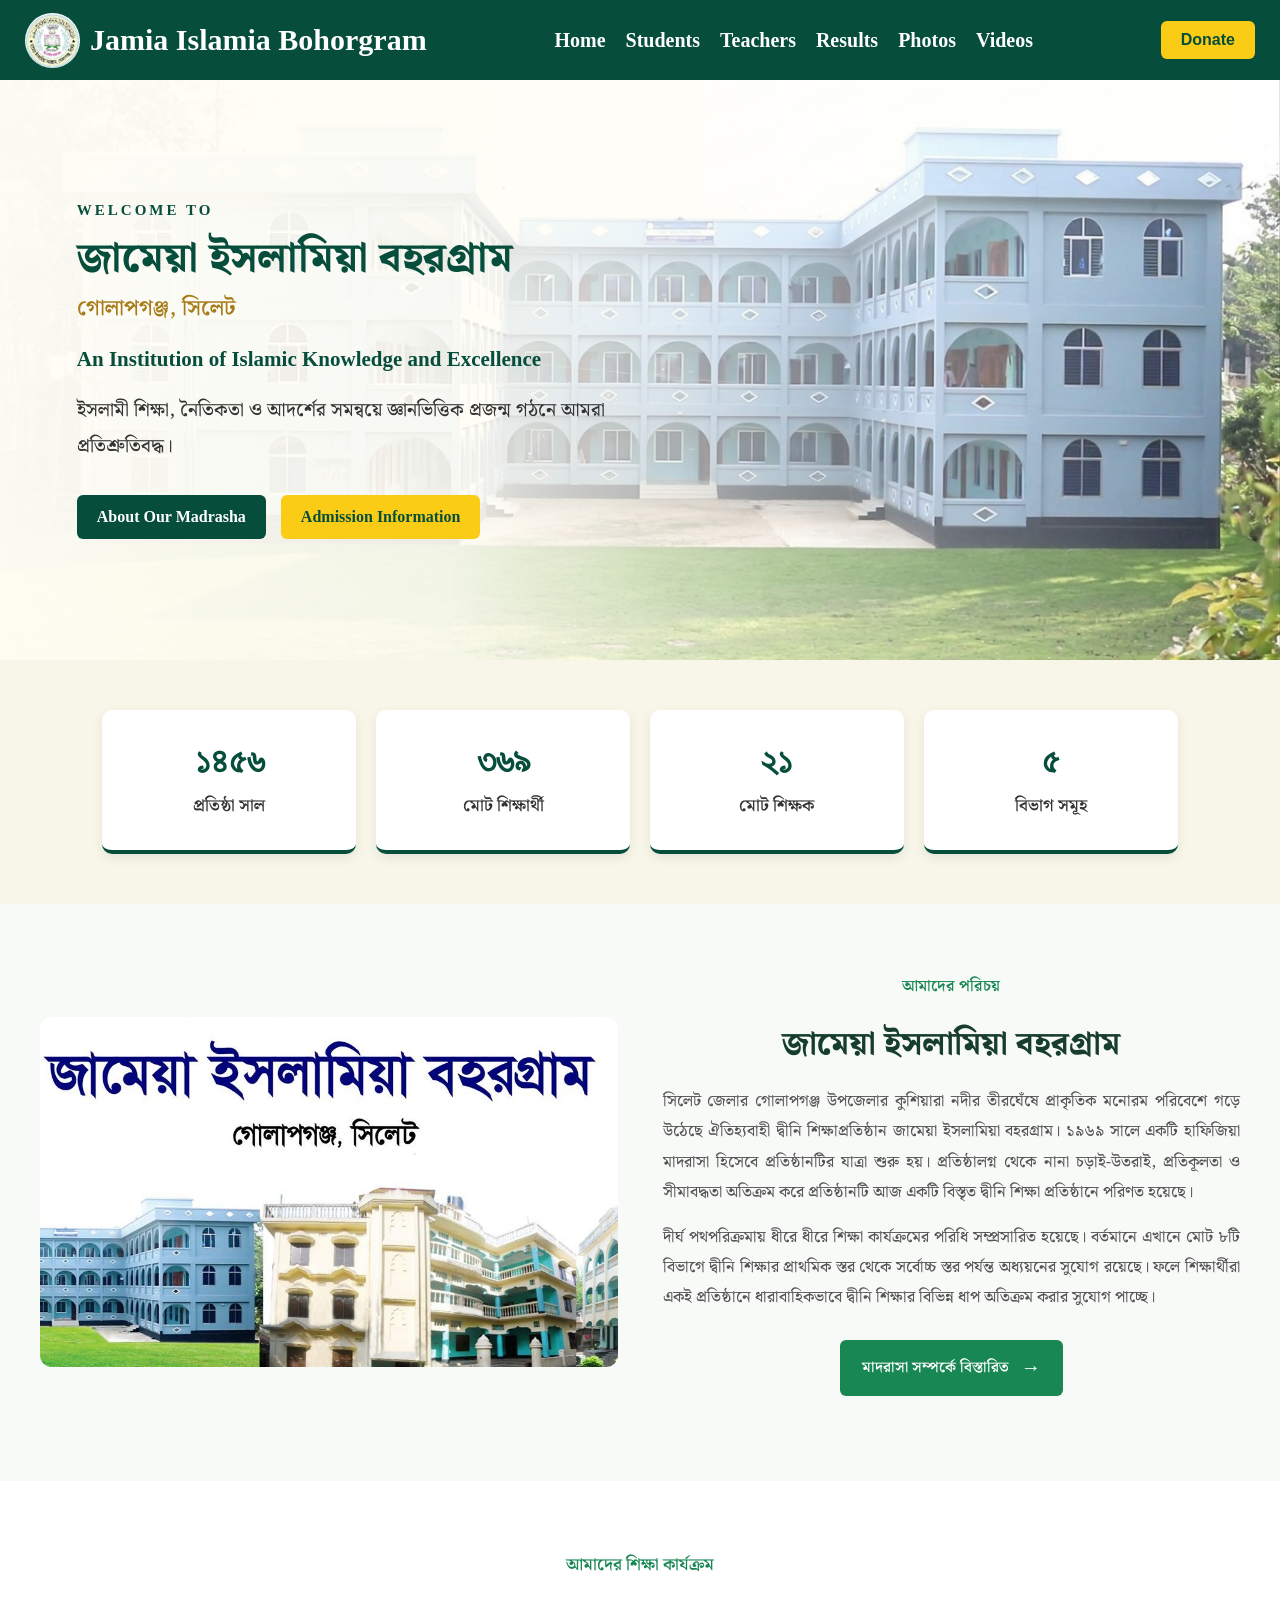
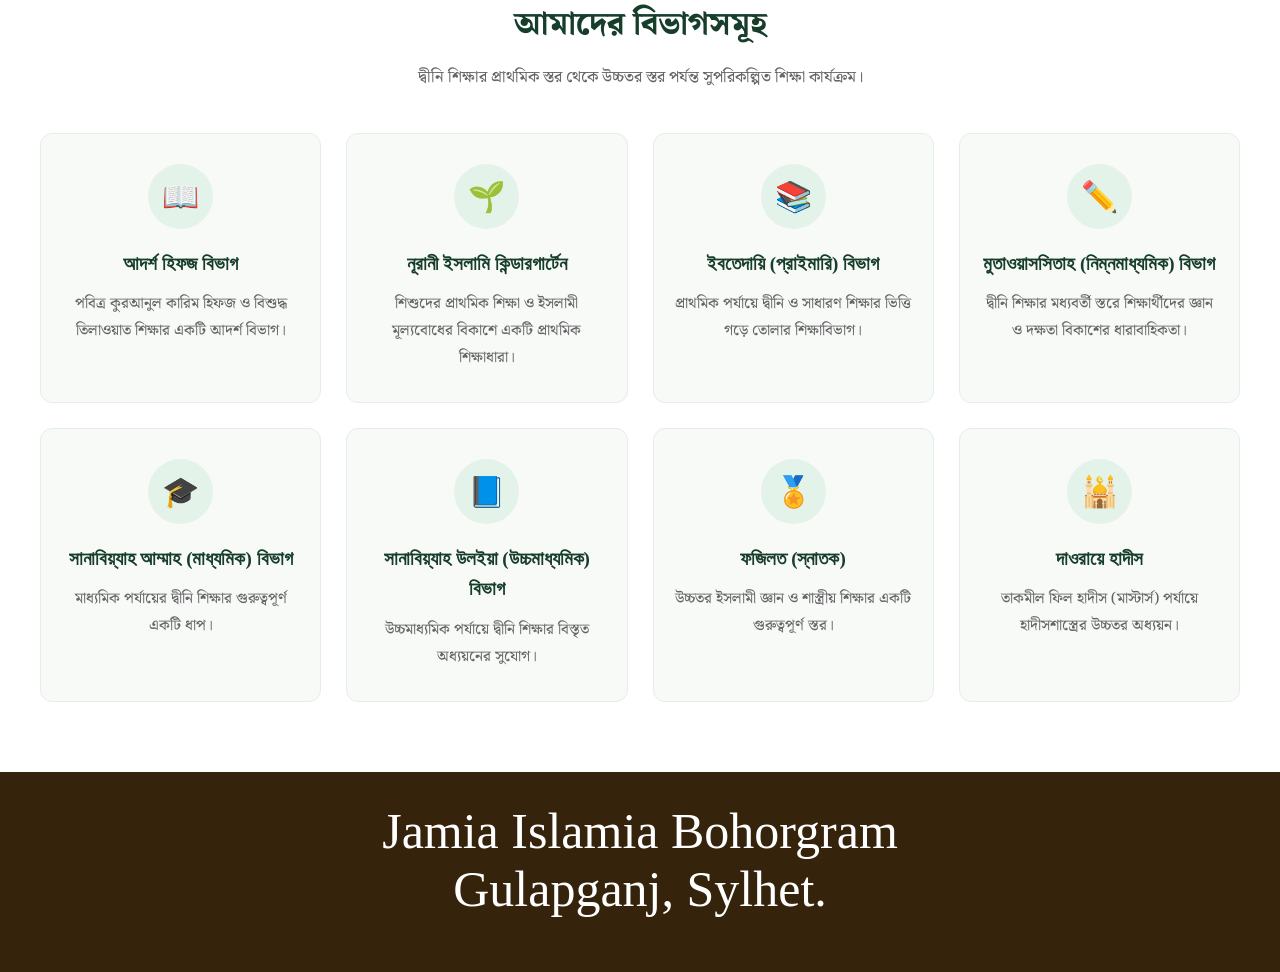
<file: index.html>
<!DOCTYPE html>
<html lang="bn">

<head>
    <!-- Character Encoding -->
    <meta charset="UTF-8">

    <!-- Responsive Website -->
    <meta name="viewport" content="width=device-width, initial-scale=1.0">

    <!-- Website Title -->
    <title>জামিয়া ইসলামিয়া বহরগ্রাম | Jamia Islamia Bohorgram</title>

    <!-- Website Description -->
    <meta name="description" content="জামিয়া ইসলামিয়া বহরগ্রাম, গোলাপগঞ্জ, সিলেট। একটি আদর্শ ইসলামী শিক্ষাপ্রতিষ্ঠান।">

    <!-- Website Keywords -->
    <meta name="keywords" content="Jamia Islamia Bohorgram, Madrasha, Islamic Education, Golapganj, Sylhet">

    <!-- Author -->
    <meta name="author" content="Jamia Islamia Bohorgram">

    <!-- Bengali Font -->
    <link rel="preconnect" href="https://fonts.googleapis.com">
    <link rel="preconnect" href="https://fonts.gstatic.com" crossorigin>
    <link href="https://fonts.googleapis.com/css2?family=Noto+Serif+Bengali:wght@400;500;600;700;800&display=swap" rel="stylesheet">

    <!-- CSS File -->
    <link rel="stylesheet" href="style.css">
</head>

<body>

    <header>

        <nav class="navbar">

            <!-- Website Logo and Name -->
            <div class="logo">
                <img src="./images/logo.jpg" alt="Jamia Islamia Bohorgram Logo">
                <span>Jamia Islamia Bohorgram</span>
            </div>

            <!-- Mobile Menu Toggle -->
            <button
                class="menu-toggle"
                id="menu-toggle"
                aria-label="Toggle Navigation Menu"
                aria-expanded="false">
                ☰
            </button>

            <!-- Navigation Menu -->
            <ul class="nav-style" id="nav-menu">

                <li><a class="link-style" href="./index.html">Home</a></li>

                <li><a class="link-style" href="./students.html">Students</a></li>

                <li><a class="link-style" href="./teachers.html">Teachers</a></li>

                <li><a class="link-style" href="./results.html">Results</a></li>

                <li><a class="link-style" href="./photos.html">Photos</a></li>

                <li><a class="link-style" href="./videos.html">Videos</a></li>

            </ul>

            <!-- Donation Button -->
            <button class="donate-button" id="donate-button">
                Donate
            </button>

        </nav>

        <!-- Background Overlay -->
        <div class="menu-overlay" id="menu-overlay"></div>

    </header>


    <main>

        <!-- Hero Section -->
        <section class="hero">

            <div class="hero-overlay"></div>

            <div class="hero-content">

                <span class="hero-welcome">
                    WELCOME TO
                </span>

                <h1 class="madrasha-name">
                    জামেয়া ইসলামিয়া বহরগ্রাম
                </h1>

                <p class="hero-location">
                    গোলাপগঞ্জ, সিলেট
                </p>

                <h3>
                    An Institution of Islamic Knowledge and Excellence
                </h3>

                <p class="hero-description">
                    ইসলামী শিক্ষা, নৈতিকতা ও আদর্শের সমন্বয়ে
                    জ্ঞানভিত্তিক প্রজন্ম গঠনে আমরা প্রতিশ্রুতিবদ্ধ।
                </p>

                <div class="hero-buttons">

                    <a href="./about.html" class="about-btn">
                        About Our Madrasha
                    </a>

                    <a href="./admission.html" class="admission-btn">
                        Admission Information
                    </a>

                </div>

            </div>

        </section>


        <!-- Statistics Section -->
        <section class="statistics">

            <div class="stat-card">
                <h2 class="stat-number" data-target="1969">০</h2>
                <p class="hero-location">প্রতিষ্ঠা সাল</p>
            </div>

            <div class="stat-card">
                <h2 class="stat-number" data-target="500">০</h2>
                <p class="hero-location">মোট শিক্ষার্থী</p>
            </div>

            <div class="stat-card">
                <h2 class="stat-number" data-target="29">০</h2>
                <p class="hero-location">মোট শিক্ষক</p>
            </div>

            <div class="stat-card">
                <h2 class="stat-number" data-target="8">০</h2>
                <p class="hero-location">বিভাগ সমূহ</p>
            </div>

        </section>

        <!-- About Madrasha Section -->
        <section class="about-madrasha">
        <div class="about-container">

            <div class="about-image">
            <img src="images/madrasa.jpg" alt="বহরগ্রাম মাদরাসা">
            </div>

            <div class="about-content">
            <span class="about-subtitle hero-location">আমাদের পরিচয়</span>

            <h2 class="madrasha-name">জামেয়া ইসলামিয়া বহরগ্রাম</h2>

            <p class="hero-description">
                সিলেট জেলার গোলাপগঞ্জ উপজেলার কুশিয়ারা নদীর তীরঘেঁষে প্রাকৃতিক মনোরম পরিবেশে গড়ে উঠেছে ঐতিহ্যবাহী দ্বীনি শিক্ষাপ্রতিষ্ঠান জামেয়া ইসলামিয়া বহরগ্রাম। ১৯৬৯ সালে একটি হাফিজিয়া মাদরাসা হিসেবে প্রতিষ্ঠানটির যাত্রা শুরু হয়। প্রতিষ্ঠালগ্ন থেকে নানা চড়াই-উতরাই, প্রতিকূলতা ও সীমাবদ্ধতা অতিক্রম করে প্রতিষ্ঠানটি আজ একটি বিস্তৃত দ্বীনি শিক্ষা প্রতিষ্ঠানে পরিণত হয়েছে।
            </p>

            <p class="hero-description">
                দীর্ঘ পথপরিক্রমায় ধীরে ধীরে শিক্ষা কার্যক্রমের পরিধি সম্প্রসারিত হয়েছে। বর্তমানে এখানে মোট ৮টি বিভাগে দ্বীনি শিক্ষার প্রাথমিক স্তর থেকে সর্বোচ্চ স্তর পর্যন্ত অধ্যয়নের সুযোগ রয়েছে। ফলে শিক্ষার্থীরা একই প্রতিষ্ঠানে ধারাবাহিকভাবে দ্বীনি শিক্ষার বিভিন্ন ধাপ অতিক্রম করার সুযোগ পাচ্ছে।
            </p>

            <a href="about.html" class="about-button hero-location">
                মাদরাসা সম্পর্কে বিস্তারিত
                <span>→</span>
            </a>
        </div>

    </div>
</section>
<!-- Education Departments Section -->
<section class="departments-section">

    <div class="departments-container">

        <!-- Section Heading -->
        <div class="departments-heading">
            <span class="departments-subtitle hero-location">আমাদের শিক্ষা কার্যক্রম</span>

            <h2 class="madrasha-name">আমাদের বিভাগসমূহ</h2>

            <p class="hero-description">
                দ্বীনি শিক্ষার প্রাথমিক স্তর থেকে উচ্চতর স্তর পর্যন্ত
                সুপরিকল্পিত শিক্ষা কার্যক্রম।
            </p>
        </div>

        <!-- Departments Grid -->
        <div class="departments-grid">

            <!-- Department 1 -->
            <div class="department-card">
                <div class="department-icon">📖</div>

                <h3>আদর্শ হিফজ বিভাগ</h3>

                <p class="hero-description">
                    পবিত্র কুরআনুল কারিম হিফজ ও বিশুদ্ধ তিলাওয়াত
                    শিক্ষার একটি আদর্শ বিভাগ।
                </p>
            </div>

            <!-- Department 2 -->
            <div class="department-card">
                <div class="department-icon">🌱</div>

                <h3>নূরানী ইসলামি কিন্ডারগার্টেন</h3>

                <p class="hero-description">
                    শিশুদের প্রাথমিক শিক্ষা ও ইসলামী মূল্যবোধের
                    বিকাশে একটি প্রাথমিক শিক্ষাধারা।
                </p>
            </div>

            <!-- Department 3 -->
            <div class="department-card">
                <div class="department-icon">📚</div>

                <h3>ইবতেদায়ি (প্রাইমারি) বিভাগ</h3>

                <p class="hero-description">
                    প্রাথমিক পর্যায়ে দ্বীনি ও সাধারণ শিক্ষার
                    ভিত্তি গড়ে তোলার শিক্ষাবিভাগ।
                </p>
            </div>

            <!-- Department 4 -->
            <div class="department-card">
                <div class="department-icon">✏️</div>

                <h3>মুতাওয়াসসিতাহ (নিম্নমাধ্যমিক) বিভাগ</h3>

                <p class="hero-description">
                    দ্বীনি শিক্ষার মধ্যবর্তী স্তরে শিক্ষার্থীদের
                    জ্ঞান ও দক্ষতা বিকাশের ধারাবাহিকতা।
                </p>
            </div>

            <!-- Department 5 -->
            <div class="department-card">
                <div class="department-icon">🎓</div>

                <h3>সানাবিয়্যাহ আম্মাহ (মাধ্যমিক) বিভাগ</h3>

                <p class="hero-description">
                    মাধ্যমিক পর্যায়ের দ্বীনি শিক্ষার
                    গুরুত্বপূর্ণ একটি ধাপ।
                </p>
            </div>

            <!-- Department 6 -->
            <div class="department-card">
                <div class="department-icon">📘</div>

                <h3>সানাবিয়্যাহ উলইয়া (উচ্চমাধ্যমিক) বিভাগ</h3>

                <p class="hero-description">
                    উচ্চমাধ্যমিক পর্যায়ে দ্বীনি শিক্ষার
                    বিস্তৃত অধ্যয়নের সুযোগ।
                </p>
            </div>

            <!-- Department 7 -->
            <div class="department-card">
                <div class="department-icon">🏅</div>

                <h3>ফজিলত (স্নাতক)</h3>

                <p class="hero-description">
                    উচ্চতর ইসলামী জ্ঞান ও শাস্ত্রীয় শিক্ষার
                    একটি গুরুত্বপূর্ণ স্তর।
                </p>
            </div>

            <!-- Department 8 -->
            <div class="department-card">
                <div class="department-icon">🕌</div>

                <h3>দাওরায়ে হাদীস</h3>

                <p class="hero-description">
                    তাকমীল ফিল হাদীস (মাস্টার্স) পর্যায়ে
                    হাদীসশাস্ত্রের উচ্চতর অধ্যয়ন।
                </p>
            </div>

        </div>

    </div>

</section>
    </main>


    <!-- Footer -->
    <footer class="footer">

        Jamia Islamia Bohorgram
        <br>
        Gulapganj, Sylhet.

    </footer>


    <!-- Mobile Navigation JavaScript -->
    <script>
        // Select Elements
        const menuToggle = document.getElementById('menu-toggle');
        const navMenu = document.getElementById('nav-menu');
        const menuOverlay = document.getElementById('menu-overlay');


        // Open and Close Menu
        function toggleMenu() {

            const isOpen = navMenu.classList.toggle('active');

            menuOverlay.classList.toggle('active', isOpen);

            document.body.classList.toggle('menu-open', isOpen);

            menuToggle.setAttribute('aria-expanded', isOpen);

        }


        // Close Menu
        function closeMenu() {

            navMenu.classList.remove('active');

            menuOverlay.classList.remove('active');

            document.body.classList.remove('menu-open');

            menuToggle.setAttribute('aria-expanded', 'false');

        }


        // Toggle Button Click
        menuToggle.addEventListener('click', toggleMenu);


        // Close Menu by Clicking Outside
        menuOverlay.addEventListener('click', closeMenu);


        // Close Menu After Clicking a Link
        const navLinks = document.querySelectorAll('.link-style');

        navLinks.forEach(function(link) {

            link.addEventListener('click', closeMenu);

        });


        // Close Menu by Pressing Escape
        document.addEventListener('keydown', function(event) {

            if (event.key === 'Escape') {
                closeMenu();
            }

        });
    </script>


    <!-- Statistics Count-Up Animation -->
    <script>
        const statNumbers = document.querySelectorAll(".stat-number");

        // ইংরেজি অঙ্ককে বাংলা অঙ্কে রূপান্তর
        function toBanglaNumber(number) {

            const banglaDigits = ["০", "১", "২", "৩", "৪", "৫", "৬", "৭", "৮", "৯"];

            return number.toString().replace(/\d/g, digit => banglaDigits[digit]);

        }


        // সংখ্যা ০ থেকে নির্দিষ্ট মান পর্যন্ত বাড়ানো
        function animateCount(element) {

            const target = Number(element.dataset.target);
            const duration = 1800;
            const startTime = performance.now();

            function updateCount(currentTime) {

                const elapsed = currentTime - startTime;
                const progress = Math.min(elapsed / duration, 1);
                const currentNumber = Math.floor(target * progress);

                element.textContent = toBanglaNumber(currentNumber);

                if (progress < 1) {
                    requestAnimationFrame(updateCount);
                } else {
                    element.textContent = toBanglaNumber(target);
                }

            }

            requestAnimationFrame(updateCount);

        }


        // Statistics Section স্ক্রিনে এলে অ্যানিমেশন চালু হবে
        const statisticsSection = document.querySelector(".statistics");

        const observer = new IntersectionObserver((entries) => {

            entries.forEach(entry => {

                if (entry.isIntersecting) {

                    statNumbers.forEach(number => animateCount(number));

                    observer.unobserve(entry.target);

                }

            });

        }, {
            threshold: 0.3
        });


        if (statisticsSection) {
            observer.observe(statisticsSection);
        }
    </script>

</body>
</html>
</file>
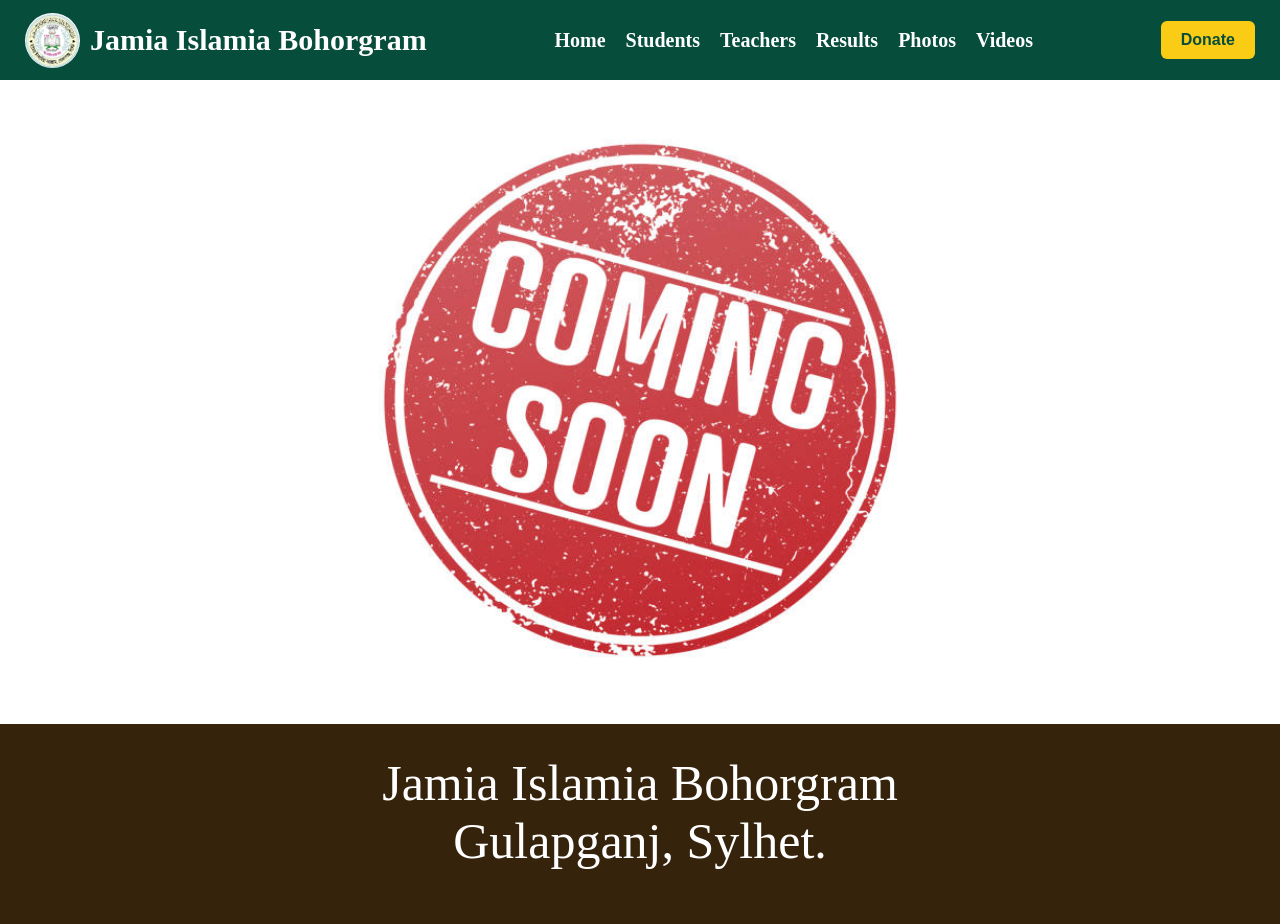
<file: photos.html>
<!DOCTYPE html>
<html lang="bn">

<head>
    <!-- Character Encoding -->
    <meta charset="UTF-8">

    <!-- Responsive Website -->
    <meta name="viewport" content="width=device-width, initial-scale=1.0">

    <!-- Website Title -->
    <title>জামিয়া ইসলামিয়া বহরগ্রাম | Jamia Islamia Bohorgram</title>

    <!-- Website Description -->
    <meta name="description" content="জামিয়া ইসলামিয়া বহরগ্রাম, গোলাপগঞ্জ, সিলেট। একটি আদর্শ ইসলামী শিক্ষাপ্রতিষ্ঠান।">

    <!-- Website Keywords -->
    <meta name="keywords" content="Jamia Islamia Bohorgram, Madrasha, Islamic Education, Golapganj, Sylhet">

    <!-- Author -->
    <meta name="author" content="Jamia Islamia Bohorgram">

    <!-- Bengali Font -->
    <link rel="preconnect" href="https://fonts.googleapis.com">
    <link rel="preconnect" href="https://fonts.gstatic.com" crossorigin>
    <link href="https://fonts.googleapis.com/css2?family=Noto+Serif+Bengali:wght@400;500;600;700;800&display=swap" rel="stylesheet">

    <!-- CSS File -->
    <link rel="stylesheet" href="style.css">
</head>

<body>

    <header>

        <nav class="navbar">

            <!-- Website Logo and Name -->
            <div class="logo">
                <img src="./images/logo.jpg" alt="Jamia Islamia Bohorgram Logo">
                <span>Jamia Islamia Bohorgram</span>
            </div>

            <!-- Mobile Menu Toggle -->
            <button
                class="menu-toggle"
                id="menu-toggle"
                aria-label="Toggle Navigation Menu"
                aria-expanded="false">
                ☰
            </button>

            <!-- Navigation Menu -->
            <ul class="nav-style" id="nav-menu">

                <li><a class="link-style" href="./index.html">Home</a></li>

                <li><a class="link-style" href="./students.html">Students</a></li>

                <li><a class="link-style" href="./teachers.html">Teachers</a></li>

                <li><a class="link-style" href="./results.html">Results</a></li>

                <li><a class="link-style" href="./photos.html">Photos</a></li>

                <li><a class="link-style" href="./videos.html">Videos</a></li>

            </ul>

            <!-- Donation Button -->
            <button class="donate-button" id="donate-button">
                Donate
            </button>

        </nav>

        <!-- Background Overlay -->
        <div class="menu-overlay" id="menu-overlay"></div>

    </header>


    <main>
        <img class="image" src="./images/coming.jpg" alt="">
    </main>


    <!-- Footer -->
    <footer class="footer">

        Jamia Islamia Bohorgram
        <br>
        Gulapganj, Sylhet.

    </footer>


    <!-- Mobile Navigation JavaScript -->
    <script>
        // Select Elements
        const menuToggle = document.getElementById('menu-toggle');
        const navMenu = document.getElementById('nav-menu');
        const menuOverlay = document.getElementById('menu-overlay');


        // Open and Close Menu
        function toggleMenu() {

            const isOpen = navMenu.classList.toggle('active');

            menuOverlay.classList.toggle('active', isOpen);

            document.body.classList.toggle('menu-open', isOpen);

            menuToggle.setAttribute('aria-expanded', isOpen);

        }


        // Close Menu
        function closeMenu() {

            navMenu.classList.remove('active');

            menuOverlay.classList.remove('active');

            document.body.classList.remove('menu-open');

            menuToggle.setAttribute('aria-expanded', 'false');

        }


        // Toggle Button Click
        menuToggle.addEventListener('click', toggleMenu);


        // Close Menu by Clicking Outside
        menuOverlay.addEventListener('click', closeMenu);


        // Close Menu After Clicking a Link
        const navLinks = document.querySelectorAll('.link-style');

        navLinks.forEach(function(link) {

            link.addEventListener('click', closeMenu);

        });


        // Close Menu by Pressing Escape
        document.addEventListener('keydown', function(event) {

            if (event.key === 'Escape') {
                closeMenu();
            }

        });
    </script>


    <!-- Statistics Count-Up Animation -->
    <script>
        const statNumbers = document.querySelectorAll(".stat-number");

        // ইংরেজি অঙ্ককে বাংলা অঙ্কে রূপান্তর
        function toBanglaNumber(number) {

            const banglaDigits = ["০", "১", "২", "৩", "৪", "৫", "৬", "৭", "৮", "৯"];

            return number.toString().replace(/\d/g, digit => banglaDigits[digit]);

        }


        // সংখ্যা ০ থেকে নির্দিষ্ট মান পর্যন্ত বাড়ানো
        function animateCount(element) {

            const target = Number(element.dataset.target);
            const duration = 1800;
            const startTime = performance.now();

            function updateCount(currentTime) {

                const elapsed = currentTime - startTime;
                const progress = Math.min(elapsed / duration, 1);
                const currentNumber = Math.floor(target * progress);

                element.textContent = toBanglaNumber(currentNumber);

                if (progress < 1) {
                    requestAnimationFrame(updateCount);
                } else {
                    element.textContent = toBanglaNumber(target);
                }

            }

            requestAnimationFrame(updateCount);

        }


        // Statistics Section স্ক্রিনে এলে অ্যানিমেশন চালু হবে
        const statisticsSection = document.querySelector(".statistics");

        const observer = new IntersectionObserver((entries) => {

            entries.forEach(entry => {

                if (entry.isIntersecting) {

                    statNumbers.forEach(number => animateCount(number));

                    observer.unobserve(entry.target);

                }

            });

        }, {
            threshold: 0.3
        });


        if (statisticsSection) {
            observer.observe(statisticsSection);
        }
    </script>

</body>
</html>
</file>
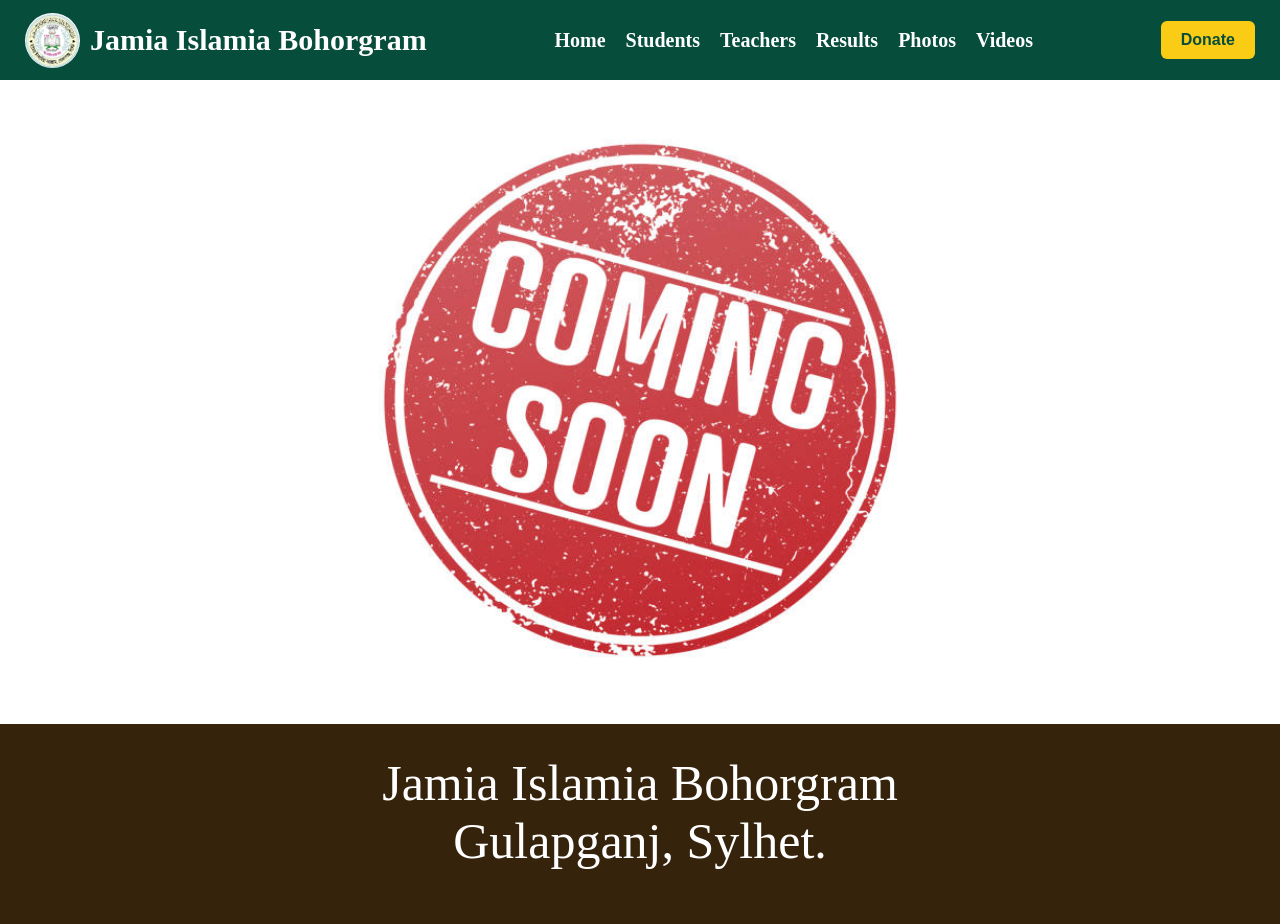
<file: results.html>
<!DOCTYPE html>
<html lang="bn">

<head>
    <!-- Character Encoding -->
    <meta charset="UTF-8">

    <!-- Responsive Website -->
    <meta name="viewport" content="width=device-width, initial-scale=1.0">

    <!-- Website Title -->
    <title>জামিয়া ইসলামিয়া বহরগ্রাম | Jamia Islamia Bohorgram</title>

    <!-- Website Description -->
    <meta name="description" content="জামিয়া ইসলামিয়া বহরগ্রাম, গোলাপগঞ্জ, সিলেট। একটি আদর্শ ইসলামী শিক্ষাপ্রতিষ্ঠান।">

    <!-- Website Keywords -->
    <meta name="keywords" content="Jamia Islamia Bohorgram, Madrasha, Islamic Education, Golapganj, Sylhet">

    <!-- Author -->
    <meta name="author" content="Jamia Islamia Bohorgram">

    <!-- Bengali Font -->
    <link rel="preconnect" href="https://fonts.googleapis.com">
    <link rel="preconnect" href="https://fonts.gstatic.com" crossorigin>
    <link href="https://fonts.googleapis.com/css2?family=Noto+Serif+Bengali:wght@400;500;600;700;800&display=swap" rel="stylesheet">

    <!-- CSS File -->
    <link rel="stylesheet" href="style.css">
</head>

<body>

    <header>

        <nav class="navbar">

            <!-- Website Logo and Name -->
            <div class="logo">
                <img src="./images/logo.jpg" alt="Jamia Islamia Bohorgram Logo">
                <span>Jamia Islamia Bohorgram</span>
            </div>

            <!-- Mobile Menu Toggle -->
            <button
                class="menu-toggle"
                id="menu-toggle"
                aria-label="Toggle Navigation Menu"
                aria-expanded="false">
                ☰
            </button>

            <!-- Navigation Menu -->
            <ul class="nav-style" id="nav-menu">

                <li><a class="link-style" href="./index.html">Home</a></li>

                <li><a class="link-style" href="./students.html">Students</a></li>

                <li><a class="link-style" href="./teachers.html">Teachers</a></li>

                <li><a class="link-style" href="./results.html">Results</a></li>

                <li><a class="link-style" href="./photos.html">Photos</a></li>

                <li><a class="link-style" href="./videos.html">Videos</a></li>

            </ul>

            <!-- Donation Button -->
            <button class="donate-button" id="donate-button">
                Donate
            </button>

        </nav>

        <!-- Background Overlay -->
        <div class="menu-overlay" id="menu-overlay"></div>

    </header>


    <main>
        <img class="image" src="./images/coming.jpg" alt="">
    </main>

    <!-- Footer -->
    <footer class="footer">

        Jamia Islamia Bohorgram
        <br>
        Gulapganj, Sylhet.

    </footer>


    <!-- Mobile Navigation JavaScript -->
    <script>
        // Select Elements
        const menuToggle = document.getElementById('menu-toggle');
        const navMenu = document.getElementById('nav-menu');
        const menuOverlay = document.getElementById('menu-overlay');


        // Open and Close Menu
        function toggleMenu() {

            const isOpen = navMenu.classList.toggle('active');

            menuOverlay.classList.toggle('active', isOpen);

            document.body.classList.toggle('menu-open', isOpen);

            menuToggle.setAttribute('aria-expanded', isOpen);

        }


        // Close Menu
        function closeMenu() {

            navMenu.classList.remove('active');

            menuOverlay.classList.remove('active');

            document.body.classList.remove('menu-open');

            menuToggle.setAttribute('aria-expanded', 'false');

        }


        // Toggle Button Click
        menuToggle.addEventListener('click', toggleMenu);


        // Close Menu by Clicking Outside
        menuOverlay.addEventListener('click', closeMenu);


        // Close Menu After Clicking a Link
        const navLinks = document.querySelectorAll('.link-style');

        navLinks.forEach(function(link) {

            link.addEventListener('click', closeMenu);

        });


        // Close Menu by Pressing Escape
        document.addEventListener('keydown', function(event) {

            if (event.key === 'Escape') {
                closeMenu();
            }

        });
    </script>


    <!-- Statistics Count-Up Animation -->
    <script>
        const statNumbers = document.querySelectorAll(".stat-number");

        // ইংরেজি অঙ্ককে বাংলা অঙ্কে রূপান্তর
        function toBanglaNumber(number) {

            const banglaDigits = ["০", "১", "২", "৩", "৪", "৫", "৬", "৭", "৮", "৯"];

            return number.toString().replace(/\d/g, digit => banglaDigits[digit]);

        }


        // সংখ্যা ০ থেকে নির্দিষ্ট মান পর্যন্ত বাড়ানো
        function animateCount(element) {

            const target = Number(element.dataset.target);
            const duration = 1800;
            const startTime = performance.now();

            function updateCount(currentTime) {

                const elapsed = currentTime - startTime;
                const progress = Math.min(elapsed / duration, 1);
                const currentNumber = Math.floor(target * progress);

                element.textContent = toBanglaNumber(currentNumber);

                if (progress < 1) {
                    requestAnimationFrame(updateCount);
                } else {
                    element.textContent = toBanglaNumber(target);
                }

            }

            requestAnimationFrame(updateCount);

        }


        // Statistics Section স্ক্রিনে এলে অ্যানিমেশন চালু হবে
        const statisticsSection = document.querySelector(".statistics");

        const observer = new IntersectionObserver((entries) => {

            entries.forEach(entry => {

                if (entry.isIntersecting) {

                    statNumbers.forEach(number => animateCount(number));

                    observer.unobserve(entry.target);

                }

            });

        }, {
            threshold: 0.3
        });


        if (statisticsSection) {
            observer.observe(statisticsSection);
        }
    </script>

</body>
</html>
</file>
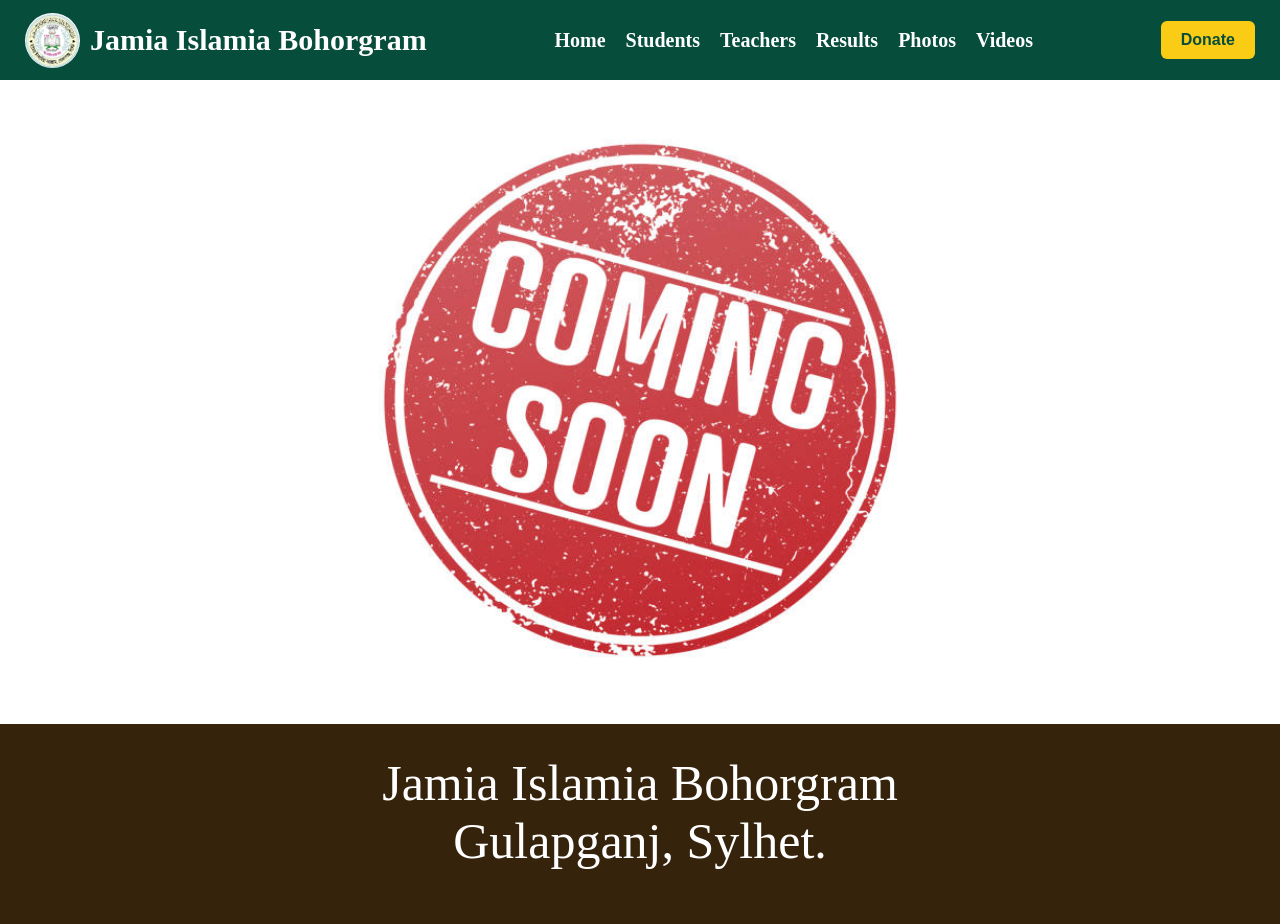
<file: videos.html>
<!DOCTYPE html>
<html lang="bn">

<head>
    <!-- Character Encoding -->
    <meta charset="UTF-8">

    <!-- Responsive Website -->
    <meta name="viewport" content="width=device-width, initial-scale=1.0">

    <!-- Website Title -->
    <title>জামিয়া ইসলামিয়া বহরগ্রাম | Jamia Islamia Bohorgram</title>

    <!-- Website Description -->
    <meta name="description" content="জামিয়া ইসলামিয়া বহরগ্রাম, গোলাপগঞ্জ, সিলেট। একটি আদর্শ ইসলামী শিক্ষাপ্রতিষ্ঠান।">

    <!-- Website Keywords -->
    <meta name="keywords" content="Jamia Islamia Bohorgram, Madrasha, Islamic Education, Golapganj, Sylhet">

    <!-- Author -->
    <meta name="author" content="Jamia Islamia Bohorgram">

    <!-- Bengali Font -->
    <link rel="preconnect" href="https://fonts.googleapis.com">
    <link rel="preconnect" href="https://fonts.gstatic.com" crossorigin>
    <link href="https://fonts.googleapis.com/css2?family=Noto+Serif+Bengali:wght@400;500;600;700;800&display=swap" rel="stylesheet">

    <!-- CSS File -->
    <link rel="stylesheet" href="style.css">
</head>

<body>

    <header>

        <nav class="navbar">

            <!-- Website Logo and Name -->
            <div class="logo">
                <img src="./images/logo.jpg" alt="Jamia Islamia Bohorgram Logo">
                <span>Jamia Islamia Bohorgram</span>
            </div>

            <!-- Mobile Menu Toggle -->
            <button
                class="menu-toggle"
                id="menu-toggle"
                aria-label="Toggle Navigation Menu"
                aria-expanded="false">
                ☰
            </button>

            <!-- Navigation Menu -->
            <ul class="nav-style" id="nav-menu">

                <li><a class="link-style" href="./index.html">Home</a></li>

                <li><a class="link-style" href="./students.html">Students</a></li>

                <li><a class="link-style" href="./teachers.html">Teachers</a></li>

                <li><a class="link-style" href="./results.html">Results</a></li>

                <li><a class="link-style" href="./photos.html">Photos</a></li>

               <li><a class="link-style" href="./videos.html">Videos</a></li>

            </ul>

            <!-- Donation Button -->
            <button class="donate-button" id="donate-button">
                Donate
            </button>

        </nav>

        <!-- Background Overlay -->
        <div class="menu-overlay" id="menu-overlay"></div>

    </header>


    <main>
        <img class="image" src="./images/coming.jpg" alt="">
    </main>

    <!-- Footer -->
    <footer class="footer">

        Jamia Islamia Bohorgram
        <br>
        Gulapganj, Sylhet.

    </footer>


    <!-- Mobile Navigation JavaScript -->
    <script>
        // Select Elements
        const menuToggle = document.getElementById('menu-toggle');
        const navMenu = document.getElementById('nav-menu');
        const menuOverlay = document.getElementById('menu-overlay');


        // Open and Close Menu
        function toggleMenu() {

            const isOpen = navMenu.classList.toggle('active');

            menuOverlay.classList.toggle('active', isOpen);

            document.body.classList.toggle('menu-open', isOpen);

            menuToggle.setAttribute('aria-expanded', isOpen);

        }


        // Close Menu
        function closeMenu() {

            navMenu.classList.remove('active');

            menuOverlay.classList.remove('active');

            document.body.classList.remove('menu-open');

            menuToggle.setAttribute('aria-expanded', 'false');

        }


        // Toggle Button Click
        menuToggle.addEventListener('click', toggleMenu);


        // Close Menu by Clicking Outside
        menuOverlay.addEventListener('click', closeMenu);


        // Close Menu After Clicking a Link
        const navLinks = document.querySelectorAll('.link-style');

        navLinks.forEach(function(link) {

            link.addEventListener('click', closeMenu);

        });


        // Close Menu by Pressing Escape
        document.addEventListener('keydown', function(event) {

            if (event.key === 'Escape') {
                closeMenu();
            }

        });
    </script>


    <!-- Statistics Count-Up Animation -->
    <script>
        const statNumbers = document.querySelectorAll(".stat-number");

        // ইংরেজি অঙ্ককে বাংলা অঙ্কে রূপান্তর
        function toBanglaNumber(number) {

            const banglaDigits = ["০", "১", "২", "৩", "৪", "৫", "৬", "৭", "৮", "৯"];

            return number.toString().replace(/\d/g, digit => banglaDigits[digit]);

        }


        // সংখ্যা ০ থেকে নির্দিষ্ট মান পর্যন্ত বাড়ানো
        function animateCount(element) {

            const target = Number(element.dataset.target);
            const duration = 1800;
            const startTime = performance.now();

            function updateCount(currentTime) {

                const elapsed = currentTime - startTime;
                const progress = Math.min(elapsed / duration, 1);
                const currentNumber = Math.floor(target * progress);

                element.textContent = toBanglaNumber(currentNumber);

                if (progress < 1) {
                    requestAnimationFrame(updateCount);
                } else {
                    element.textContent = toBanglaNumber(target);
                }

            }

            requestAnimationFrame(updateCount);

        }


        // Statistics Section স্ক্রিনে এলে অ্যানিমেশন চালু হবে
        const statisticsSection = document.querySelector(".statistics");

        const observer = new IntersectionObserver((entries) => {

            entries.forEach(entry => {

                if (entry.isIntersecting) {

                    statNumbers.forEach(number => animateCount(number));

                    observer.unobserve(entry.target);

                }

            });

        }, {
            threshold: 0.3
        });


        if (statisticsSection) {
            observer.observe(statisticsSection);
        }
    </script>

</body>
</html>
</file>
<file: style.css>
/* =========================
   General Design
========================= */

* {
    box-sizing: border-box;
}

body {
    margin: 0;
    padding: 0;
    min-height: 100vh;
    display: flex;
    flex-direction: column;

    /* Horizontal overflow নিয়ন্ত্রণ */
    overflow-x: clip;
}


/* =========================
   Sticky Header
========================= */

header {
    position: sticky;
    top: 0;
    z-index: 1002;
}


/* =========================
   Navbar Design
========================= */

.navbar {
    width: 100%;
    min-height: 80px;
    background-color: #064e3b;

    display: flex;
    align-items: center;
    justify-content: space-between;

    padding: 10px 25px;

    position: relative;
    z-index: 1002;
}


/* Logo and Madrasha Name */

.logo {
    display: flex;
    align-items: center;
    gap: 10px;

    color: white;
    font-size: 30px;
    font-weight: bold;
    white-space: nowrap;
}

.logo img {
    width: 55px;
    height: 55px;
    border-radius: 50%;
    object-fit: cover;
}


/* Navigation Menu */

.nav-style {
    display: flex;
    align-items: center;

    list-style: none;
    gap: 20px;

    margin: 0;
    padding: 0;
}

.link-style {
    text-decoration: none;
    color: white;

    font-size: 20px;
    font-weight: bold;
}

.link-style:hover {
    color: #facc15;
}


/* Donate Button */

.donate-button {
    background-color: #facc15;
    color: #064e3b;

    padding: 10px 20px;

    border: none;
    border-radius: 6px;

    font-size: 16px;
    font-weight: bold;

    cursor: pointer;
}


/* Hamburger Menu Button */

.menu-toggle {
    display: none;

    font-size: 28px;
    color: white;

    background: none;
    border: none;

    cursor: pointer;
}


/* =========================
   Banner Design
========================= */

.banner {
    width: 100%;
    min-height: 200px;

    color: chocolate;
    text-align: center;

    background-position: center;

    padding: 10px 15px;
}

.banner h1 {
    font-size: 50px;
    margin: 25px 0;
}

.banner h3 {
    font-size: 30px;
    margin: 20px 0;
}

.alada {
    color: brown;
}


/* =========================
   Main Content
========================= */

main {
    width: 100%;
    flex: 1;
    text-align: center;
}

.main img {
    display: block;

    width: 80%;
    max-width: 650px;
    height: auto;

    margin: 20px auto 8px;
}

.main h3 {
    margin: 10px 0 20px;
}


/* =========================
   Students Button
========================= */

.button {
    display: flex;

    background-color: rgb(114, 218, 11);

    font-size: 30px;
    font-weight: bold;
    color: black;

    flex-direction: row;

    padding: 20px;
    border-radius: 20px;

    margin: 10px auto;
}

.button a {
    text-decoration: none;
}


/* =========================
   Photos Page
========================= */

.image {
    width: 50%;
    height: auto;
}


/* =========================
   Footer Design
========================= */

.footer {
    flex-shrink: 0;

    background-color: rgb(53, 35, 12);

    width: 100%;
    min-height: 200px;

    color: white;
    text-align: center;
    font-size: 50px;

    padding: 30px 10px;
}


/* =========================
   Mobile Responsive Design
========================= */

@media screen and (max-width: 768px) {

    /* Mobile Navbar */

    .navbar {
        width: 100%;
        min-height: 65px;

        flex-wrap: nowrap;
        padding: 8px 10px;

        justify-content: space-between;

        /* Sticky header নিজেই অবস্থান নিয়ন্ত্রণ করবে */
        position: relative;
        z-index: 1002;
    }


    /* Toggle Button */

    .menu-toggle {
        display: block;

        order: 1;
        margin: 0;
        flex-shrink: 0;

        position: relative;
        z-index: 1004;
    }


    /* Logo and Name */

    .logo {
        order: 2;
        flex: 1;

        justify-content: center;

        font-size: 13px;
        gap: 5px;

        min-width: 0;
        white-space: normal;
    }

    .logo img {
        width: 38px;
        height: 38px;
        flex-shrink: 0;
    }


    /* Donate Button */

    .donate-button {
        order: 3;

        padding: 8px 12px;
        font-size: 13px;

        flex-shrink: 0;
    }


    /* =========================
       Side Drawer Menu
    ========================= */

    .nav-style {
        display: flex;

        position: fixed;
        top: 0;
        left: 0;

        width: min(75%, 340px);
        height: 100vh;
        height: 100dvh;

        background-color: #fffdf5;

        flex-direction: column;
        align-items: flex-start;
        justify-content: flex-start;

        gap: 0;

        padding: 85px 25px 30px;
        margin: 0;

        overflow-y: auto;

        z-index: 1003;

        transform: translateX(-100%);
        visibility: hidden;

        transition:
            transform 0.35s ease,
            visibility 0.35s ease;

        box-shadow: 5px 0 20px rgba(0, 0, 0, 0.15);
    }


    /* Open Drawer */

    .nav-style.active {
        transform: translateX(0);
        visibility: visible;
    }


    /* Drawer Menu Links */

    .nav-style li {
        width: 100%;
        border-bottom: 1px solid #e5e1d5;
    }

    .link-style {
        display: block;
        width: 100%;

        color: #064e3b;

        font-size: 18px;
        padding: 15px 5px;
    }

    .link-style:hover {
        color: #064e3b;
        background-color: #e8f5e9;
    }


    /* =========================
       Background Overlay
    ========================= */

    .menu-overlay {
        position: fixed;
        inset: 0;

        background-color: rgba(0, 0, 0, 0.45);

        backdrop-filter: blur(5px);
        -webkit-backdrop-filter: blur(5px);

        /* Navbar-এর নিচে, Drawer-এর পেছনে */
        z-index: 1001;

        opacity: 0;
        visibility: hidden;

        transition:
            opacity 0.35s ease,
            visibility 0.35s ease;
    }


    /* Show Overlay */

    .menu-overlay.active {
        opacity: 1;
        visibility: visible;
    }


    /* Stop Background Scrolling */

    body.menu-open {
        overflow: hidden;
    }


    /* Mobile Banner */

    .banner {
        min-height: auto;
        padding: 10px 12px;
    }

    .banner h1 {
        font-size: 30px;
        line-height: 1.3;
        margin: 20px 0;
    }

    .banner h3 {
        font-size: 19px;
        line-height: 1.4;
        margin: 15px 0;
    }


    /* Mobile Main Content */

    .main img {
        width: 88%;
        max-width: 650px;
        height: auto;

        margin: 15px auto 8px;
    }

    .main h3 {
        font-size: 16px;
        margin: 10px 0 20px;
    }


    /* Mobile Students Button */

    .button {
        font-size: 20px;
        padding: 12px 20px;
    }


    /* Mobile Photos */

    .image {
        width: 90%;
        height: auto;
    }


    /* Mobile Footer */

    .footer {
        min-height: 130px;
        font-size: 25px;
        padding: 25px 10px;
    }

}


/* =========================
   Hero Section
========================= */

.hero {
    position: relative;

    width: 100%;
    min-height: 580px;

    display: flex;
    align-items: center;

    padding: 60px 6%;

    background-image: url("./images/cover.jpg");

    background-size: cover;
    background-position: center;
    background-repeat: no-repeat;
}


/* Background Overlay */

.hero-overlay {
    position: absolute;
    inset: 0;

    background: linear-gradient(
        to right,
        rgba(255, 253, 245, 0.98) 0%,
        rgba(255, 253, 245, 0.90) 35%,
        rgba(255, 253, 245, 0.45) 60%,
        rgba(255, 253, 245, 0.05) 100%
    );
}


/* Hero Content */

.hero-content {
    position: relative;
    z-index: 1;

    width: 55%;
    max-width: 700px;

    text-align: left;
}


/* Welcome Text */

.hero-welcome {
    color: #064e3b;

    font-size: 15px;
    font-weight: bold;
    letter-spacing: 3px;
}


/* Madrasha Name */

.madrasha-name {
    font-family: 'Noto Serif Bengali', serif;

    color: #064e3b;

    font-size: clamp(34px, 3.2vw, 50px);
    font-weight: 800;

    white-space: nowrap;
    line-height: 1.5;

    margin: 10px 0 0;
}


/* Madrasha Location */

.hero-location {
    font-family: 'Noto Serif Bengali', serif;

    color: #a77b18;

    font-size: 22px;
    font-weight: 600;

    margin: 0 0 15px;
}


/* Hero Description */

.hero-content h3 {
    color: #064e3b;
    font-size: 21px;
}

.hero-description {
    font-family: 'Noto Serif Bengali', serif;

    color: #333;

    font-size: 19px;
    font-weight: 500;
    line-height: 1.9;

    margin: 10px 0 20px;
}


/* Hero Buttons */

.hero-buttons {
    display: flex;
    flex-wrap: wrap;

    gap: 15px;
    margin-top: 30px;
}

.about-btn,
.admission-btn {
    display: inline-block;

    padding: 13px 20px;

    text-decoration: none;
    font-weight: bold;

    border-radius: 6px;

    transition: 0.3s;
}

.about-btn {
    background-color: #064e3b;
    color: white;
}

.admission-btn {
    background-color: #facc15;
    color: #064e3b;
}

.about-btn:hover,
.admission-btn:hover {
    transform: translateY(-3px);
}


/* =========================
   Mobile Hero Section
========================= */

@media screen and (max-width: 768px) {

    .hero {
        min-height: 520px;

        padding: 40px 20px;

        display: flex;
        align-items: center;

        background-position: 65% center;
        background-size: cover;
    }


    /* Mobile Background Overlay */

    .hero-overlay {
        background: linear-gradient(
            to right,
            rgba(255, 253, 245, 0.95) 0%,
            rgba(255, 253, 245, 0.82) 65%,
            rgba(255, 253, 245, 0.55) 100%
        );
    }


    /* Hero Text */

    .hero-content {
        width: 100%;
        max-width: 100%;

        text-align: left;
    }


    /* Madrasha Name */

    .madrasha-name {
        font-size: clamp(27px, 7vw, 34px);
        white-space: normal;
        line-height: 1.5;
    }


    /* Location */

    .hero-location {
        font-size: 18px;
    }


    /* Description */

    .hero-description {
        font-size: 15px;
        line-height: 1.9;
    }


    /* Welcome Text */

    .hero-welcome {
        font-size: 12px;
        letter-spacing: 2px;
    }


    /* Buttons */

    .hero-buttons {
        justify-content: flex-start;
        gap: 10px;
    }

    .about-btn,
    .admission-btn {
        font-size: 13px;
        padding: 11px 13px;
    }

}


/* =========================
   Statistics Section
========================= */

.statistics {
    display: grid;

    grid-template-columns: repeat(4, 1fr);
    gap: 20px;

    padding: 50px 8%;

    background-color: #f8f5e9;
}

.stat-card {
    background-color: #ffffff;

    text-align: center;

    padding: 30px 15px;

    border-bottom: 4px solid #064e3b;
    border-radius: 10px;

    box-shadow: 0 4px 12px rgba(0, 0, 0, 0.08);
}

.stat-card h2 {
    color: #064e3b;

    font-size: 36px;
    font-weight: 800;

    margin: 0 0 10px;
}

.stat-card p {
    color: #333333;

    font-size: 17px;

    margin: 0;
}


/* Mobile Statistics */

@media screen and (max-width: 768px) {

    .statistics {
        grid-template-columns: repeat(2, 1fr);

        gap: 12px;
        padding: 30px 5%;
    }

    .stat-card {
        padding: 22px 10px;
    }

    .stat-card h2 {
        font-size: 28px;
    }

    .stat-card p {
        font-size: 15px;
    }

}
/* About Madrasha Section */

.about-madrasha {
    padding: 70px 20px;
    background: #f8faf8;
}

.about-container {
    max-width: 1200px;
    margin: auto;
    display: flex;
    align-items: center;
    gap: 45px;
}

.about-image {
    flex: 1;
    min-width: 0;
}

.about-image img {
    width: 100%;
    height: 350px;
    object-fit: cover;
    border-radius: 12px;
    display: block;
}

.about-content {
    flex: 1;
    min-width: 0;
}

.about-subtitle {
    display: inline-block;
    color: #198754;
    font-size: 16px;
    font-weight: 600;
    margin-bottom: 12px;
}

.about-content h2 {
    font-size: 32px;
    color: #173d2b;
    margin-bottom: 18px;
}

.about-content p {
    font-size: 16px;
    line-height: 1.9;
    color: #555;
    margin-bottom: 14px;
    text-align: justify;
}

.about-button {
    display: inline-flex;
    align-items: center;
    gap: 12px;
    margin-top: 12px;
    padding: 12px 22px;
    background: #198754;
    color: #fff;
    text-decoration: none;
    border-radius: 6px;
    font-size: 15px;
    transition: 0.3s;
}

.about-button:hover {
    background: #126b40;
}

.about-button span {
    font-size: 20px;
}

/* Mobile Responsive */

@media (max-width: 768px) {

    .about-madrasha {
        padding: 40px 15px;
    }

    .about-container {
        flex-direction: column;
        gap: 25px;
    }

    .about-image,
    .about-content {
        width: 100%;
    }

    .about-image img {
        height: 230px;
    }

    .about-content h2 {
        font-size: 25px;
    }

    .about-content p {
        font-size: 15px;
    }
}
/* Prevent horizontal overflow */
* {
    box-sizing: border-box;
}

html,
body {
    width: 100%;
    max-width: 100%;
    margin: 0;
    padding: 0;
    overflow-x: hidden;
}

/* Responsive images */
img {
    max-width: 100%;
    height: auto;
}
/* ==============================
   Education Departments Section
============================== */

.departments-section {
    padding: 70px 20px;
    background: #ffffff;
}

.departments-container {
    max-width: 1200px;
    width: 100%;
    margin: 0 auto;
}

/* Section Heading */

.departments-heading {
    text-align: center;
    margin-bottom: 40px;
}

.departments-subtitle {
    display: inline-block;
    color: #198754;
    font-size: 17px;
    font-weight: 600;
    margin-bottom: 12px;
}

.departments-heading h2 {
    font-size: 32px;
    color: #173d2b;
    margin-bottom: 15px;
}

.departments-heading p {
    font-size: 16px;
    color: #666;
    line-height: 1.8;
    margin: 0;
}

/* Departments Grid */

.departments-grid {
    display: grid;
    grid-template-columns: repeat(4, minmax(0, 1fr));
    gap: 25px;
}

/* Department Card */

.department-card {
    background: #f8faf8;
    border: 1px solid #e4eee7;
    border-radius: 12px;
    padding: 30px 20px;
    text-align: center;
    transition: all 0.3s ease;
}

.department-card:hover {
    transform: translateY(-5px);
    box-shadow: 0 8px 25px rgba(0, 0, 0, 0.08);
    border-color: #198754;
}

/* Department Icon */

.department-icon {
    width: 65px;
    height: 65px;
    background: #e4f3e9;
    color: #198754;
    border-radius: 50%;

    display: flex;
    align-items: center;
    justify-content: center;

    font-size: 30px;
    margin: 0 auto 20px;
}

/* Department Title */

.department-card h3 {
    font-size: 19px;
    color: #173d2b;
    line-height: 1.6;
    margin-bottom: 12px;
}

/* Department Description */

.department-card p {
    font-size: 15px;
    color: #666;
    line-height: 1.8;
    margin: 0;
}

/* ==============================
   Tablet Responsive
============================== */

@media (max-width: 992px) {

    .departments-grid {
        grid-template-columns: repeat(2, minmax(0, 1fr));
        gap: 20px;
    }

}

/* ==============================
   Mobile Responsive
============================== */

@media (max-width: 576px) {

    .departments-section {
        padding: 45px 15px;
    }

    .departments-heading {
        margin-bottom: 30px;
    }

    .departments-heading h2 {
        font-size: 26px;
    }

    .departments-heading p {
        font-size: 14px;
    }

    .departments-grid {
        grid-template-columns: repeat(2, minmax(0, 1fr));
        gap: 12px;
    }

    .department-card {
        padding: 20px 12px;
        border-radius: 10px;
    }

    .department-icon {
        width: 55px;
        height: 55px;
        font-size: 25px;
        margin-bottom: 15px;
    }

    .department-card h3 {
        font-size: 16px;
        line-height: 1.6;
    }

    .department-card p {
        font-size: 13px;
        line-height: 1.7;
    }

}
</file>
